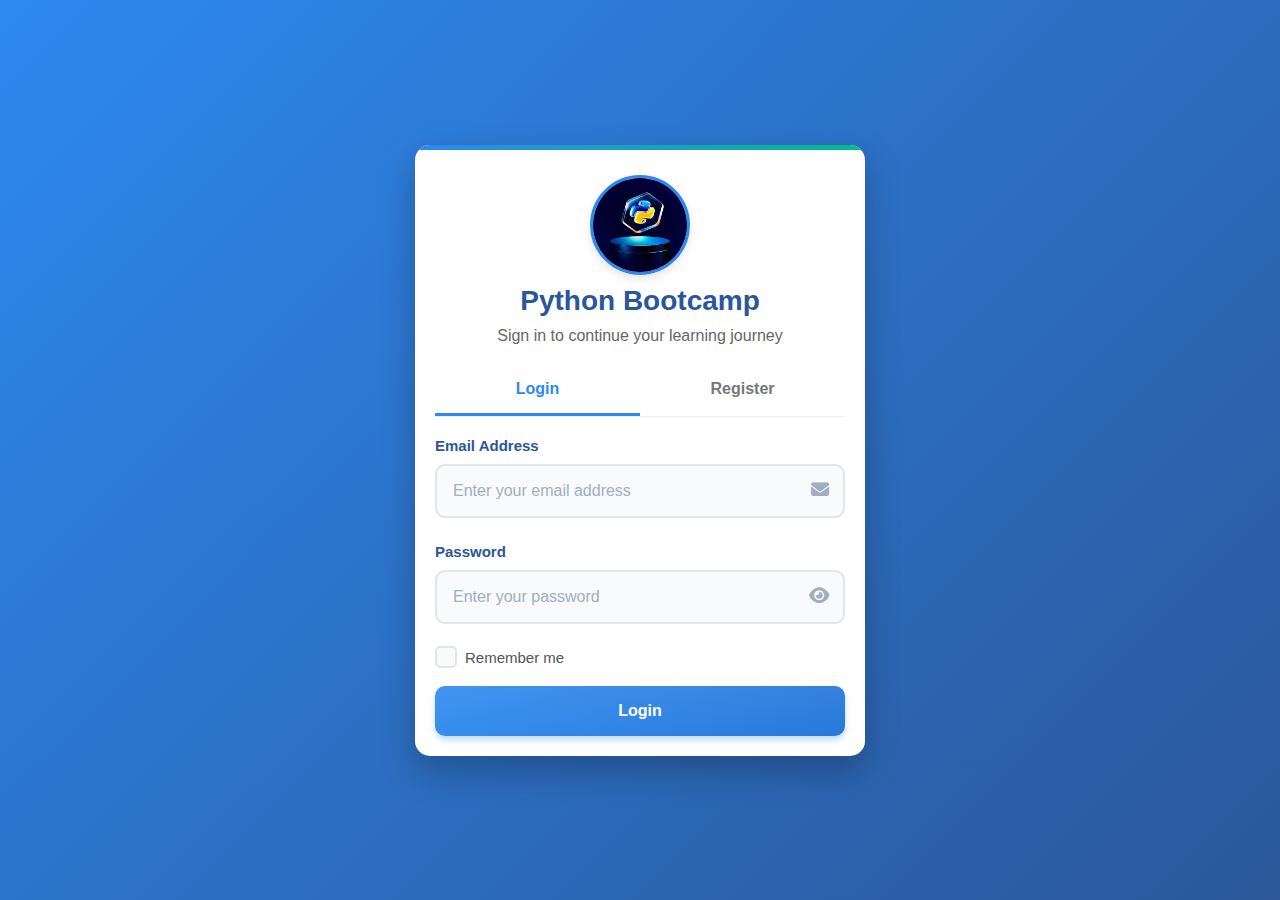
<file: login.html>
<!DOCTYPE html>
<html lang="en">
<head>
    <meta charset="UTF-8">
    <meta name="viewport" content="width=device-width, initial-scale=1.0">
    <title>Python Bootcamp - Login</title>
    <link rel="stylesheet" href="https://cdnjs.cloudflare.com/ajax/libs/font-awesome/6.4.0/css/all.min.css">
    <style>
        * {
            margin: 0;
            padding: 0;
            box-sizing: border-box;
            font-family: 'Segoe UI', Tahoma, Geneva, Verdana, sans-serif;
        }

        body {
            background: linear-gradient(135deg, #2d89ef 0%, #2b579a 100%);
            min-height: 100vh;
            display: flex;
            justify-content: center;
            align-items: center;
            padding: 20px;
        }

        .login-container {
            background: white;
            width: 100%;
            max-width: 450px;
            border-radius: 15px;
            overflow: hidden;
            box-shadow: 0 15px 35px rgba(0, 0, 0, 0.25);
            position: relative;
        }

        .login-container::before {
            content: '';
            position: absolute;
            top: 0;
            left: 0;
            width: 100%;
            height: 5px;
            background: linear-gradient(90deg, #2d89ef, #00bc8c);
        }

        .logo {
            display: flex;
            justify-content: center;
            padding: 30px 20px 10px;
        }

        .logo-img {
            width: 100px;
            height: 100px;
            border-radius: 50%;
            object-fit: cover;
            border: 3px solid #2d89ef;
            box-shadow: 0 4px 10px rgba(0, 0, 0, 0.1);
        }

        .login-header {
            text-align: center;
            padding: 0 20px 20px;
        }

        .login-header h1 {
            color: #2b579a;
            font-weight: 700;
            margin-bottom: 10px;
            font-size: 28px;
        }

        .login-header p {
            color: #666;
            font-size: 16px;
        }

        .tab-container {
            display: flex;
            border-bottom: 1px solid #eee;
            margin: 0 20px;
        }

        .tab {
            flex: 1;
            text-align: center;
            padding: 15px;
            cursor: pointer;
            border-bottom: 3px solid transparent;
            font-weight: 600;
            color: #777;
            transition: all 0.3s;
        }

        .tab.active {
            border-bottom: 3px solid #2d89ef;
            color: #2d89ef;
        }

        .form-container {
            padding: 20px;
        }

        /* ENHANCED FORM GROUP STYLING */
        .form-group {
            margin-bottom: 25px;
            position: relative;
        }

        .form-group label {
            display: block;
            margin-bottom: 10px;
            font-weight: 600;
            color: #2b579a;
            font-size: 15px;
            transition: all 0.3s;
        }

        .input-container {
            position: relative;
            display: flex;
            align-items: center;
        }

        .form-group input {
            width: 100%;
            padding: 16px 48px 16px 16px;
            border: 2px solid #e1e5eb;
            border-radius: 10px;
            font-size: 16px;
            transition: all 0.3s;
            background-color: #f9fafc;
            color: #333;
        }

        .form-group input:focus {
            outline: none;
            border-color: #2d89ef;
            box-shadow: 0 5px 15px rgba(45, 137, 239, 0.15);
            background-color: #fff;
            transform: translateY(-2px);
        }

        .form-group input::placeholder {
            color: #a0aec0;
            font-weight: 400;
        }

        .input-icon {
            position: absolute;
            right: 16px;
            color: #a0aec0;
            font-size: 18px;
            transition: all 0.3s;
        }

        .form-group input:focus + .input-icon {
            color: #2d89ef;
        }

        .password-toggle {
            cursor: pointer;
            z-index: 2;
        }

        .input-line {
            position: absolute;
            bottom: 0;
            left: 0;
            width: 0;
            height: 2px;
            background: #2d89ef;
            transition: all 0.3s;
        }

        .form-group input:focus ~ .input-line {
            width: 100%;
        }

        /* Checkbox styling */
        .remember-container {
            display: flex;
            align-items: center;
            margin-bottom: 20px;
            position: relative;
            padding-left: 30px;
            cursor: pointer;
        }

        .remember-container input {
            position: absolute;
            opacity: 0;
            cursor: pointer;
        }

        .checkmark {
            position: absolute;
            left: 0;
            height: 22px;
            width: 22px;
            background-color: #f9fafc;
            border: 2px solid #e1e5eb;
            border-radius: 5px;
            transition: all 0.3s;
        }

        .remember-container:hover input ~ .checkmark {
            background-color: #edf2f7;
        }

        .remember-container input:checked ~ .checkmark {
            background-color: #2d89ef;
            border-color: #2d89ef;
        }

        .checkmark:after {
            content: "";
            position: absolute;
            display: none;
        }

        .remember-container input:checked ~ .checkmark:after {
            display: block;
        }

        .remember-container .checkmark:after {
            left: 7px;
            top: 3px;
            width: 5px;
            height: 10px;
            border: solid white;
            border-width: 0 2px 2px 0;
            transform: rotate(45deg);
        }

        .remember-container label {
            color: #555;
            font-size: 15px;
            margin: 0;
            cursor: pointer;
            font-weight: 500;
        }

        /* Button styling */
        .btn {
            width: 100%;
            padding: 16px;
            background: linear-gradient(135deg, #2d89ef 0%, #1c71d8 100%);
            color: white;
            border: none;
            border-radius: 10px;
            cursor: pointer;
            font-size: 16px;
            font-weight: 600;
            transition: all 0.3s;
            box-shadow: 0 4px 6px rgba(45, 137, 239, 0.3);
            position: relative;
            overflow: hidden;
        }

        .btn:hover {
            transform: translateY(-3px);
            box-shadow: 0 8px 15px rgba(45, 137, 239, 0.4);
        }

        .btn:active {
            transform: translateY(0);
            box-shadow: 0 4px 6px rgba(45, 137, 239, 0.3);
        }

        .btn::after {
            content: '';
            position: absolute;
            top: 0;
            left: 0;
            width: 100%;
            height: 100%;
            background: linear-gradient(rgba(255, 255, 255, 0.1), rgba(255, 255, 255, 0.05));
            border-radius: 10px;
        }

        .message {
            text-align: center;
            margin: 20px 0;
            display: none;
            padding: 15px;
            border-radius: 10px;
            font-weight: 500;
        }

        .message.success {
            color: #155724;
            background: #d4edda;
            border: 1px solid #c3e6cb;
        }

        .message.error {
            color: #721c24;
            background: #f8d7da;
            border: 1px solid #f5c6cb;
        }

        .spinner {
            display: none;
            width: 24px;
            height: 24px;
            margin: 0 auto;
            border: 3px solid rgba(255, 255, 255, 0.3);
            border-radius: 50%;
            border-top: 3px solid #fff;
            animation: spin 1s linear infinite;
        }

        @keyframes spin {
            0% { transform: rotate(0deg); }
            100% { transform: rotate(360deg); }
        }

        .btn-loading {
            position: relative;
            color: transparent;
        }

        .btn-loading .spinner {
            position: absolute;
            left: 50%;
            top: 50%;
            margin-left: -12px;
            margin-top: -12px;
            display: block;
        }

        /* Responsive styles */
        @media (max-width: 480px) {
            body {
                padding: 10px;
                align-items: flex-start;
                padding-top: 40px;
            }
            
            .login-container {
                border-radius: 10px;
            }
            
            .logo {
                padding: 20px 15px 5px;
            }
            
            .logo-img {
                width: 80px;
                height: 80px;
            }
            
            .login-header h1 {
                font-size: 24px;
            }
            
            .login-header p {
                font-size: 14px;
            }
            
            .tab {
                padding: 12px 10px;
                font-size: 14px;
            }
            
            .form-container {
                padding: 15px;
            }
            
            .form-group input {
                padding: 14px 42px 14px 14px;
                font-size: 16px;
            }
            
            .input-icon {
                right: 14px;
                font-size: 16px;
            }
            
            .btn {
                padding: 14px;
                font-size: 16px;
            }
            
            .remember-container {
                padding-left: 28px;
            }
            
            .checkmark {
                height: 20px;
                width: 20px;
            }
        }

        @media (max-width: 350px) {
            .login-header h1 {
                font-size: 22px;
            }
            
            .tab {
                font-size: 13px;
                padding: 10px 8px;
            }
            
            .logo-img {
                width: 70px;
                height: 70px;
            }
            
            .form-group input {
                padding: 12px 38px 12px 12px;
            }
        }

        /* Landscape mode on mobile */
        @media (max-height: 500px) and (orientation: landscape) {
            body {
                align-items: flex-start;
                padding-top: 20px;
                padding-bottom: 20px;
            }
            
            .login-container {
                max-width: 400px;
            }
            
            .logo {
                padding: 15px 15px 5px;
            }
            
            .form-container {
                padding: 10px 15px 15px;
            }
        }
        
        /* Fallback if image doesn't load */
        .logo-fallback {
            width: 100px;
            height: 100px;
            border-radius: 50%;
            background: #2d89ef;
            display: flex;
            align-items: center;
            justify-content: center;
            color: white;
            font-size: 32px;
            font-weight: bold;
            box-shadow: 0 4px 10px rgba(0, 0, 0, 0.1);
            border: 3px solid #2d89ef;
        }
    </style>
</head>
<body>
    <div class="login-container">
        <div class="logo">
            <img src="opp3.jpg" alt="Python Bootcamp Logo" class="logo-img" onerror="this.style.display='none'; document.getElementById('logo-fallback').style.display='flex';">
            <div id="logo-fallback" class="logo-fallback" style="display: none;">PY</div>
        </div>
        
        <div class="login-header">
            <h1>Python Bootcamp</h1>
            <p>Sign in to continue your learning journey</p>
        </div>
        
        <div class="tab-container">
            <div class="tab active" id="login-tab">Login</div>
            <div class="tab" id="register-tab">Register</div>
        </div>
        
        <div class="form-container">
            <!-- Login Form -->
            <div id="login-form">
                <div class="form-group">
                    <label for="login-email">Email Address</label>
                    <div class="input-container">
                        <input type="email" id="login-email" placeholder="Enter your email address">
                        <div class="input-icon">
                            <i class="fas fa-envelope"></i>
                        </div>
                        <div class="input-line"></div>
                    </div>
                </div>
                <div class="form-group">
                    <label for="login-password">Password</label>
                    <div class="input-container">
                        <input type="password" id="login-password" placeholder="Enter your password">
                        <div class="input-icon password-toggle" id="login-password-toggle">
                            <i class="fas fa-eye"></i>
                        </div>
                        <div class="input-line"></div>
                    </div>
                </div>
                <div class="remember-container">
                    <input type="checkbox" id="rememberMe">
                    <span class="checkmark"></span>
                    <label for="rememberMe">Remember me</label>
                </div>
                <button class="btn" id="login-btn">
                    Login
                    <div class="spinner" id="login-spinner"></div>
                </button>
            </div>
            
            <!-- Register Form -->
            <div id="register-form" style="display:none;">
                <div class="form-group">
                    <label for="register-name">Full Name</label>
                    <div class="input-container">
                        <input type="text" id="register-name" placeholder="Enter your full name">
                        <div class="input-icon">
                            <i class="fas fa-user"></i>
                        </div>
                        <div class="input-line"></div>
                    </div>
                </div>
                <div class="form-group">
                    <label for="register-email">Email Address</label>
                    <div class="input-container">
                        <input type="email" id="register-email" placeholder="Enter your email address">
                        <div class="input-icon">
                            <i class="fas fa-envelope"></i>
                        </div>
                        <div class="input-line"></div>
                    </div>
                </div>
                <div class="form-group">
                    <label for="register-password">Password</label>
                    <div class="input-container">
                        <input type="password" id="register-password" placeholder="Create a password (min. 6 characters)">
                        <div class="input-icon password-toggle" id="register-password-toggle">
                            <i class="fas fa-eye"></i>
                        </div>
                        <div class="input-line"></div>
                    </div>
                </div>
                <div class="form-group">
                    <label for="register-confirm">Confirm Password</label>
                    <div class="input-container">
                        <input type="password" id="register-confirm" placeholder="Confirm your password">
                        <div class="input-icon password-toggle" id="confirm-password-toggle">
                            <i class="fas fa-eye"></i>
                        </div>
                        <div class="input-line"></div>
                    </div>
                </div>
                <button class="btn" id="register-btn">
                    Create Account
                    <div class="spinner" id="register-spinner"></div>
                </button>
            </div>
            
            <div id="message" class="message"></div>
        </div>
    </div>

    <script>
        // Simulated user database
        const users = JSON.parse(localStorage.getItem('pythonBootcampUsers')) || [];
        
        // DOM Elements
        const loginTab = document.getElementById('login-tab');
        const registerTab = document.getElementById('register-tab');
        const loginForm = document.getElementById('login-form');
        const registerForm = document.getElementById('register-form');
        const messageDiv = document.getElementById('message');
        const rememberMe = document.getElementById('rememberMe');
        const passwordToggles = document.querySelectorAll('.password-toggle');
        const loginSpinner = document.getElementById('login-spinner');
        const registerSpinner = document.getElementById('register-spinner');
        const loginBtn = document.getElementById('login-btn');
        const registerBtn = document.getElementById('register-btn');

        // Tab Switching
        loginTab.addEventListener('click', () => {
            loginTab.classList.add('active');
            registerTab.classList.remove('active');
            loginForm.style.display = 'block';
            registerForm.style.display = 'none';
            clearMessage();
        });
        
        registerTab.addEventListener('click', () => {
            registerTab.classList.add('active');
            loginTab.classList.remove('active');
            registerForm.style.display = 'block';
            loginForm.style.display = 'none';
            clearMessage();
        });

        // Password visibility toggle
        passwordToggles.forEach(toggle => {
            toggle.addEventListener('click', function() {
                const input = this.parentElement.parentElement.querySelector('input');
                const icon = this.querySelector('i');
                
                if (input.type === 'password') {
                    input.type = 'text';
                    icon.classList.remove('fa-eye');
                    icon.classList.add('fa-eye-slash');
                } else {
                    input.type = 'password';
                    icon.classList.remove('fa-eye-slash');
                    icon.classList.add('fa-eye');
                }
            });
        });

        // Remembered user
        window.addEventListener('load', () => {
            const rememberedUser = localStorage.getItem('rememberedUser');
            if (rememberedUser) {
                const user = JSON.parse(rememberedUser);
                document.getElementById('login-email').value = user.email;
                rememberMe.checked = true;
            }
        });

        // Login
        document.getElementById('login-btn').addEventListener('click', () => {
            const email = document.getElementById('login-email').value;
            const password = document.getElementById('login-password').value;
            
            if (!email || !password) {
                return showMessage('Please fill in all fields', 'error');
            }

            // Show loading state
            loginBtn.classList.add('btn-loading');
            
            // Simulate API call delay
            setTimeout(() => {
                const user = users.find(u => u.email === email && u.password === password);
                
                if (user) {
                    if (rememberMe.checked) {
                        localStorage.setItem('rememberedUser', JSON.stringify({email}));
                    } else {
                        localStorage.removeItem('rememberedUser');
                    }
                    
                    // Store current user session
                    localStorage.setItem('currentUser', JSON.stringify(user));
                    
                    showMessage('Login successful! Redirecting...', 'success');
                    
                    // Redirect to bootcamp page after a short delay
                    setTimeout(() => {
                        window.location.href = 'bootcamp.html';
                    }, 1500);
                } else {
                    showMessage('Invalid email or password', 'error');
                    loginBtn.classList.remove('btn-loading');
                }
            }, 1000);
        });

        // Register
        document.getElementById('register-btn').addEventListener('click', () => {
            const name = document.getElementById('register-name').value;
            const email = document.getElementById('register-email').value;
            const password = document.getElementById('register-password').value;
            const confirm = document.getElementById('register-confirm').value;
            
            if (!name || !email || !password || !confirm) {
                return showMessage('Please fill in all fields', 'error');
            }
            
            if (password !== confirm) {
                return showMessage('Passwords do not match', 'error');
            }
            
            if (password.length < 6) {
                return showMessage('Password should be at least 6 characters', 'error');
            }
            
            // Check if user already exists
            if (users.some(user => user.email === email)) {
                return showMessage('This email is already registered', 'error');
            }

            // Show loading state
            registerBtn.classList.add('btn-loading');
            
            // Simulate API call delay
            setTimeout(() => {
                // Create new user
                const newUser = {
                    id: Date.now().toString(),
                    name,
                    email,
                    password,
                    createdAt: new Date().toISOString()
                };
                
                // Add to users array
                users.push(newUser);
                
                // Save to localStorage
                localStorage.setItem('pythonBootcampUsers', JSON.stringify(users));
                
                showMessage('Registration successful! You can now login.', 'success');
                registerBtn.classList.remove('btn-loading');
                
                // Switch to login tab after a delay
                setTimeout(() => {
                    loginTab.click();
                    document.getElementById('login-email').value = email;
                    document.getElementById('login-password').value = '';
                }, 1500);
            }, 1000);
        });

        // Helper Functions
        function showMessage(msg, type) {
            messageDiv.textContent = msg;
            messageDiv.className = `message ${type}`;
            messageDiv.style.display = 'block';
            
            // Auto-hide success messages after 5 seconds
            if (type === 'success') {
                setTimeout(() => {
                    messageDiv.style.display = 'none';
                }, 5000);
            }
        }

        function clearMessage() {
            messageDiv.style.display = 'none';
        }

        // Handle keyboard on mobile devices
        const inputs = document.querySelectorAll('input');
        inputs.forEach(input => {
            input.addEventListener('focus', () => {
                // Scroll to input on focus for better mobile experience
                setTimeout(() => {
                    input.scrollIntoView({ behavior: 'smooth', block: 'center' });
                }, 300);
            });
        });
    </script>
</body>
</html>
</file>
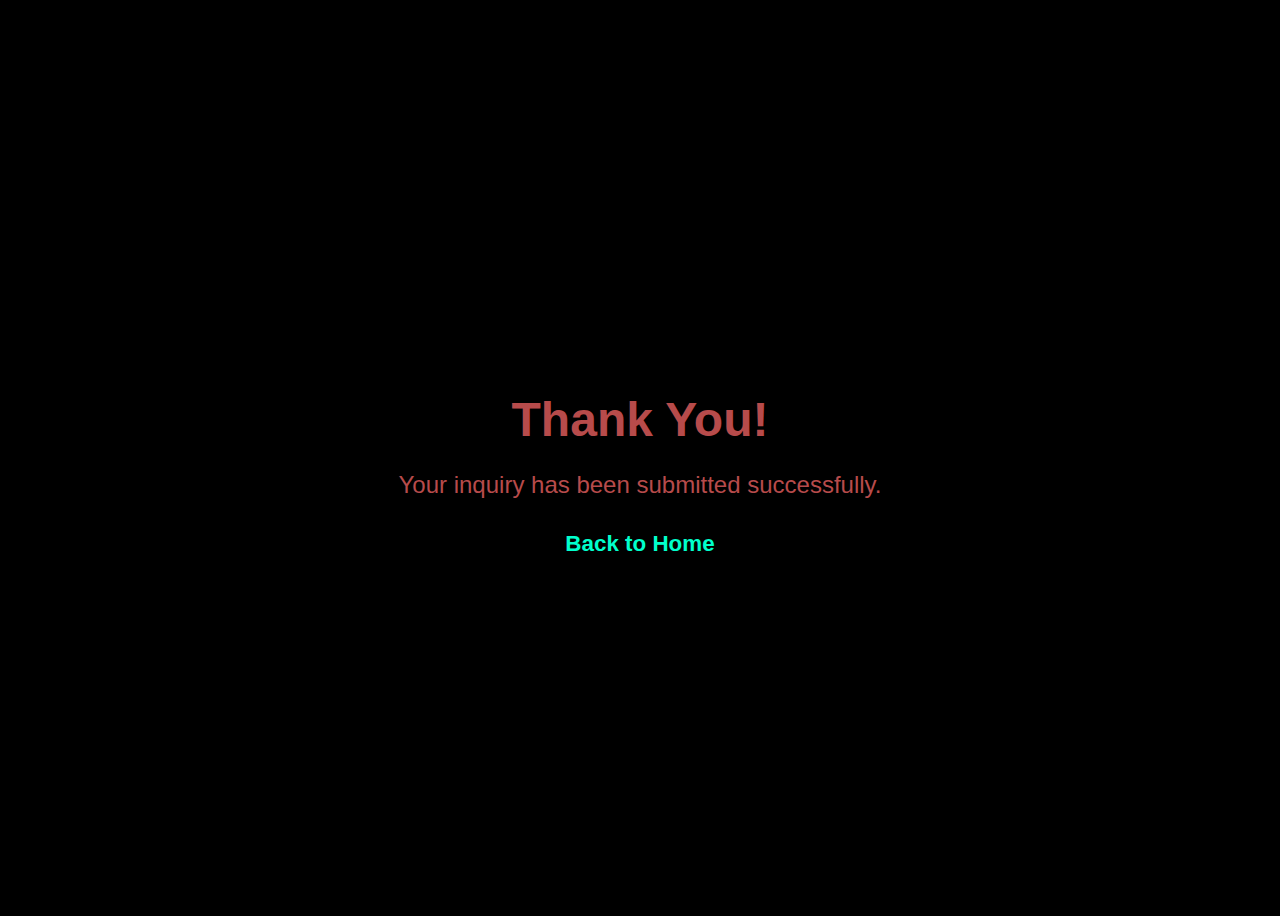
<file: thank-you.html>
<!DOCTYPE html>
<html lang="en">
<head>
    <meta charset="UTF-8">
    <meta name="viewport" content="width=device-width, initial-scale=1.0">
    <title>Thank You</title>
    <style>
        body {
            background-color: black;
            color: #b74b4b;
            font-family: 'Poppins', sans-serif;
            display: flex;
            justify-content: center;
            align-items: center;
            height: 100vh;
            text-align: center;
        }
        h1 { font-size: 3rem; margin-bottom: 1rem; }
        p { font-size: 1.5rem; margin-bottom: 2rem; }
        a {
            color: #00ffcc;
            font-weight: 600;
            text-decoration: none;
            font-size: 1.4rem;
        }
    </style>
</head>
<body>
    <div>
        <h1>Thank You!</h1>
        <p>Your inquiry has been submitted successfully.</p>
        <a href="index.html">Back to Home</a>
    </div>
</body>
</html>
</file>
